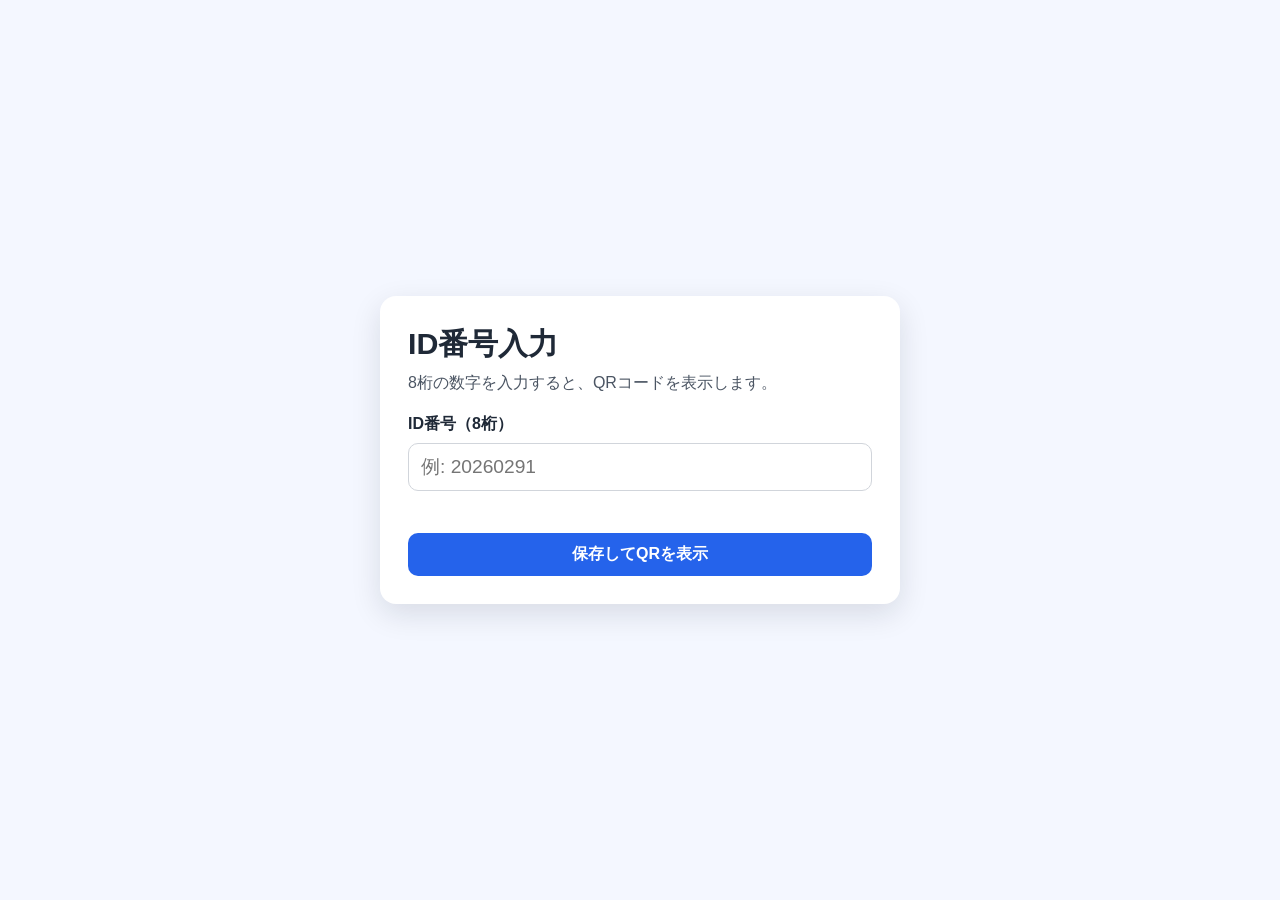
<file: index.html>
<!doctype html>
<html lang="ja">
  <head>
    <meta charset="UTF-8" />
    <meta name="viewport" content="width=device-width, initial-scale=1.0" />
    <title>ID入力 | QR Viewer</title>
    <link rel="stylesheet" href="styles.css" />
  </head>
  <body>
    <main class="container">
      <section class="card">
        <h1>ID番号入力</h1>
        <p class="description">8桁の数字を入力すると、QRコードを表示します。</p>

        <form id="id-form" novalidate>
          <label for="id-number">ID番号（8桁）</label>
          <input
            id="id-number"
            name="id-number"
            type="text"
            inputmode="numeric"
            autocomplete="one-time-code"
            pattern="\\d{8}"
            maxlength="8"
            placeholder="例: 20260291"
            aria-describedby="error-message"
            required
          />
          <p id="error-message" class="error" aria-live="polite"></p>

          <button type="submit" class="primary">保存してQRを表示</button>
        </form>
      </section>
    </main>

    <script src="js/cookies.js"></script>
    <script src="js/index.js"></script>
  </body>
</html>
</file>
<file: styles.css>
:root {
  --bg: #f4f7ff;
  --card: #ffffff;
  --text: #1f2937;
  --muted: #4b5563;
  --primary: #2563eb;
  --primary-dark: #1d4ed8;
  --danger: #dc2626;
  --border: #d1d5db;
}

* {
  box-sizing: border-box;
}

html,
body {
  margin: 0;
  font-family: -apple-system, BlinkMacSystemFont, "Segoe UI", Roboto, sans-serif;
  background: var(--bg);
  color: var(--text);
}

.container {
  min-height: 100dvh;
  display: grid;
  place-items: center;
  padding: 16px;
}

.card {
  width: min(520px, 100%);
  background: var(--card);
  border-radius: 16px;
  padding: 20px;
  box-shadow: 0 10px 30px rgba(17, 24, 39, 0.12);
}

h1 {
  margin: 0 0 8px;
  font-size: 1.6rem;
}

.description {
  margin: 0 0 20px;
  color: var(--muted);
}

label {
  display: block;
  margin-bottom: 8px;
  font-weight: 600;
}

input {
  width: 100%;
  font-size: 1.2rem;
  padding: 12px;
  border: 1px solid var(--border);
  border-radius: 10px;
}

input:focus {
  outline: 2px solid color-mix(in srgb, var(--primary), white 60%);
  border-color: var(--primary);
}

.error {
  min-height: 1.5em;
  margin: 8px 0 12px;
  color: var(--danger);
  font-size: 0.95rem;
}

button {
  display: inline-flex;
  justify-content: center;
  align-items: center;
  border-radius: 10px;
  border: none;
  padding: 11px 16px;
  font-size: 1rem;
  cursor: pointer;
}

.primary {
  width: 100%;
  background: var(--primary);
  color: white;
  font-weight: 600;
}

.primary:hover {
  background: var(--primary-dark);
}

.qr-container {
  place-items: stretch;
  padding: 10px;
}

.qr-minimal {
  width: 100%;
  min-height: calc(100dvh - 20px);
  display: flex;
  flex-direction: column;
}

.qr-topbar {
  display: flex;
  justify-content: space-between;
  align-items: center;
  padding: 4px 2px 8px;
}

.id-only {
  margin: 0;
  font-size: 1.1rem;
  font-weight: 600;
  letter-spacing: 0.04em;
}

.icon-button {
  padding: 4px 10px;
  border-radius: 999px;
  background: #fee2e2;
  color: #7f1d1d;
  font-size: 1.25rem;
  line-height: 1;
}

.qr-stage {
  flex: 1;
  display: grid;
  place-items: center;
  touch-action: none;
  overflow: visible;
}

.qr-box {
  transform-origin: center;
  transition: transform 0.08s linear;
  will-change: transform;
}

.qr-box img,
.qr-box canvas {
  display: block;
  max-width: none;
  height: auto;
}

@media (min-width: 700px) {
  .card {
    padding: 28px;
  }

  h1 {
    font-size: 1.9rem;
  }

  .id-only {
    font-size: 1.25rem;
  }
}
</file>
